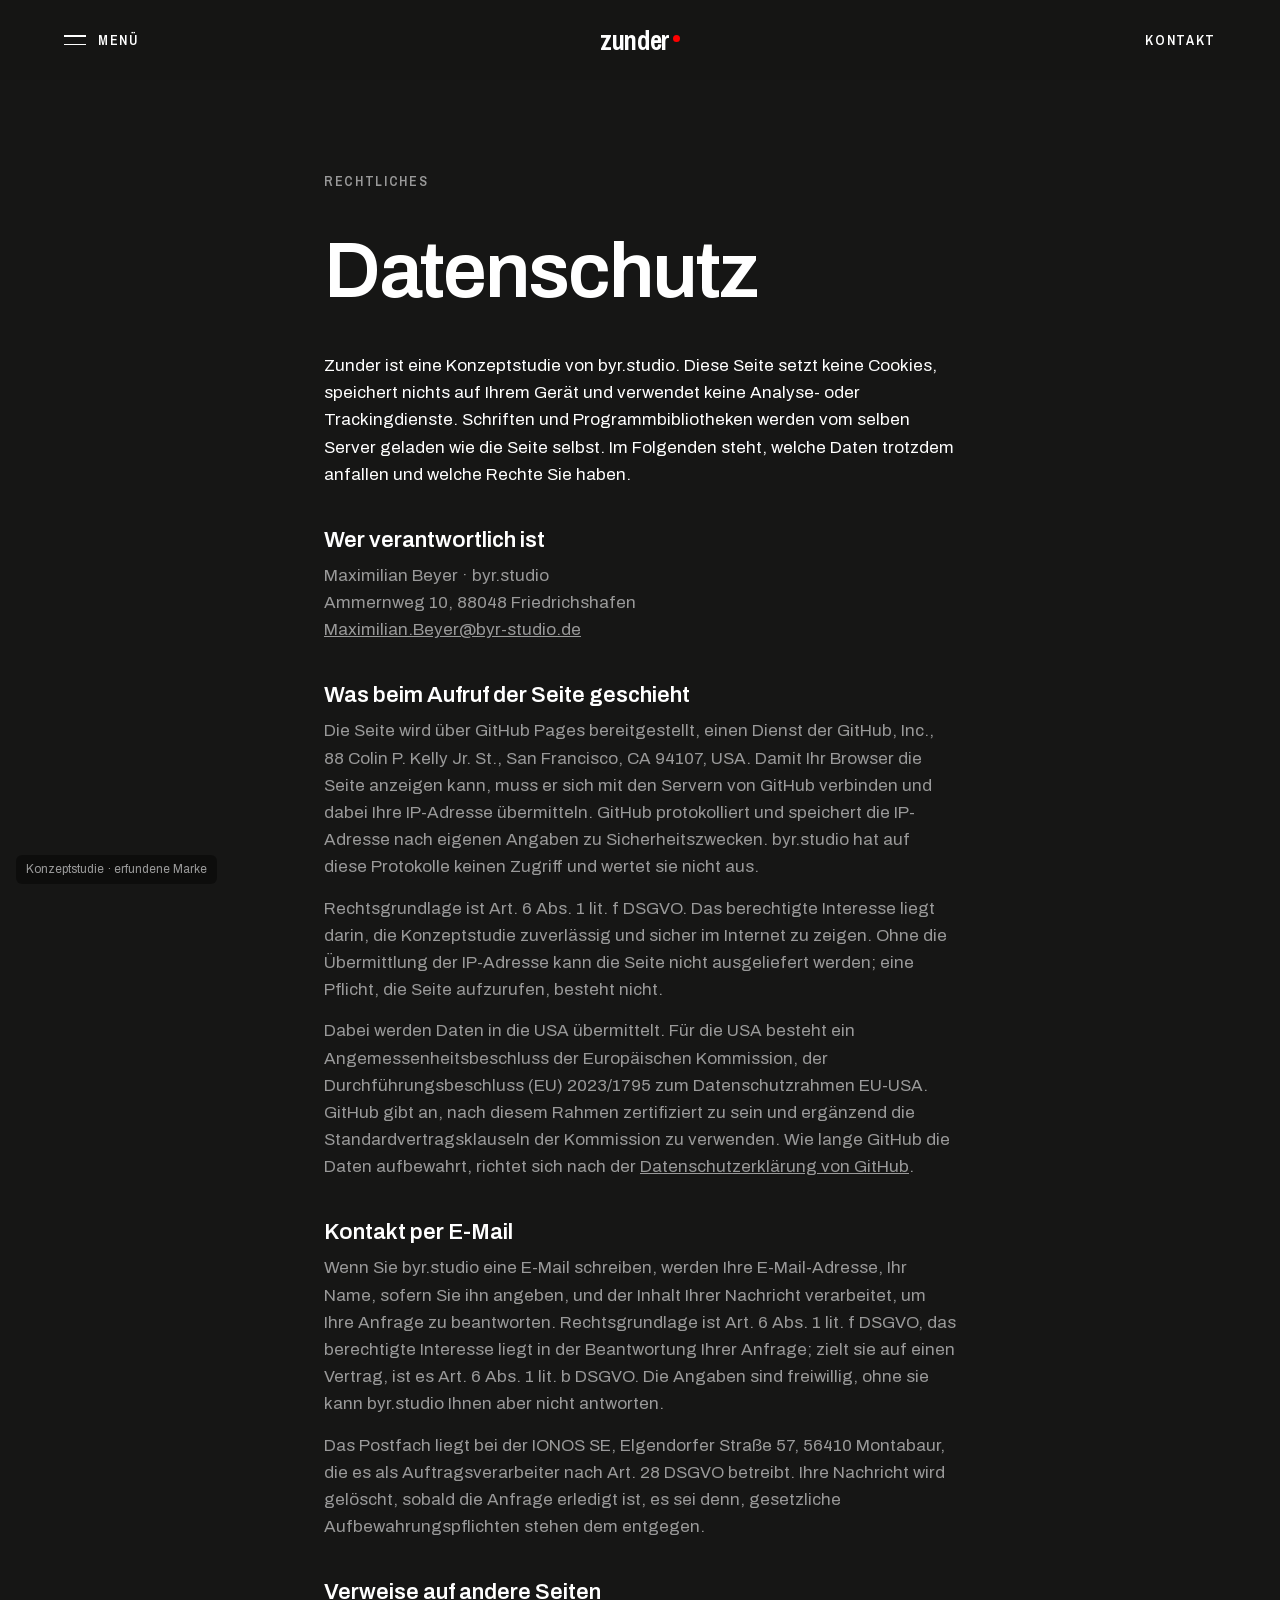
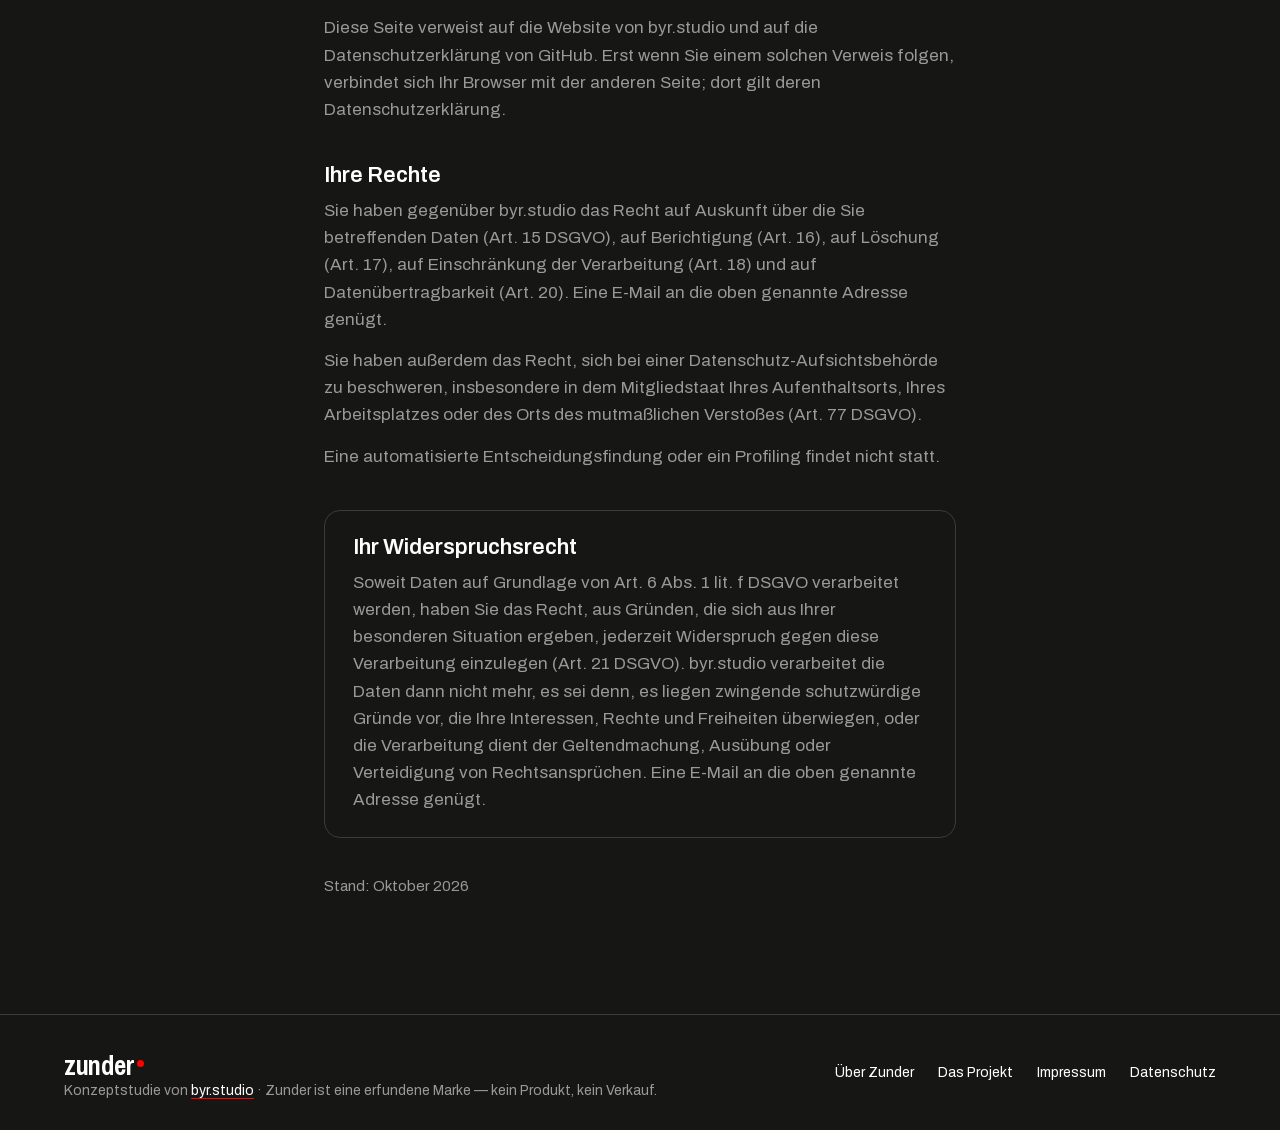
<file: datenschutz/index.html>
<!DOCTYPE html><html lang="de"><head><meta charset="utf-8"><meta name="viewport" content="width=device-width, initial-scale=1, viewport-fit=cover"><title>Datenschutz · Zunder</title><meta name="description" content="Datenschutzerklärung der Konzeptstudie Zunder von byr.studio."><meta name="robots" content="noindex, nofollow"><link rel="icon" type="image/svg+xml" href="/favicon.svg"><script>
    // Auftritte beim Hereinscrollen nur mit Bewegung; „?ruhig“ simuliert „Bewegung reduzieren“
    if (!matchMedia('(prefers-reduced-motion: reduce)').matches && !new URLSearchParams(location.search).has('ruhig')) document.documentElement.classList.add('bewegt');
  </script><link rel="stylesheet" href="/_astro/Basis.BCINTmKQ.css"></head><body><nav class="fest"><button class="menue-knopf" type="button" aria-expanded="false" aria-controls="menue"><i></i><span>Menü</span></button><a href="/#start" class="marke" aria-label="zunder, zum Anfang">zunder<b></b></a><a href="/#kontakt" class="kontakt-link">Kontakt</a></nav><div class="menue" id="menue" role="dialog" aria-modal="true" aria-label="Menü"><ul><li><a href="/">Startseite</a></li><li><a href="/ueber-zunder/">Über Zunder</a></li><li><a href="/das-projekt/">Das Projekt</a></li><li><a href="/#kontakt">Kontakt</a></li></ul><div class="klein"><a href="/impressum/">Impressum</a><a href="/datenschutz/">Datenschutz</a></div><!-- Hinweis auf die Konzeptstudie im Menü (Max, 13.10.: aus der Leiste raus, dafür ins Menü) --><p class="menue-hinweis">Konzeptstudie von <a href="https://byr-studio.de/">byr.studio</a> · Zunder ist eine erfundene Marke — kein Produkt, kein Verkauf.</p></div><main class="recht"><div class="kicker">Rechtliches</div><h1 class="display">Datenschutz</h1><p class="rechtstext">Zunder ist eine Konzeptstudie von byr.studio. Diese Seite setzt keine Cookies, speichert nichts auf Ihrem Gerät und verwendet keine Analyse- oder Trackingdienste. Schriften und Programmbibliotheken werden vom selben Server geladen wie die Seite selbst. Im Folgenden steht, welche Daten trotzdem anfallen und welche Rechte Sie haben.</p><section><h2>Wer verantwortlich ist</h2><p>Maximilian Beyer · byr.studio<br>Ammernweg 10, 88048 Friedrichshafen<br><a href="mailto:Maximilian.Beyer@byr-studio.de">Maximilian.Beyer@byr-studio.de</a></p></section><section><h2>Was beim Aufruf der Seite geschieht</h2><p>Die Seite wird über GitHub Pages bereitgestellt, einen Dienst der GitHub, Inc., 88 Colin P. Kelly Jr. St., San Francisco, CA 94107, USA. Damit Ihr Browser die Seite anzeigen kann, muss er sich mit den Servern von GitHub verbinden und dabei Ihre IP-Adresse übermitteln. GitHub protokolliert und speichert die IP-Adresse nach eigenen Angaben zu Sicherheitszwecken. byr.studio hat auf diese Protokolle keinen Zugriff und wertet sie nicht aus.</p><p>Rechtsgrundlage ist Art. 6 Abs. 1 lit. f DSGVO. Das berechtigte Interesse liegt darin, die Konzeptstudie zuverlässig und sicher im Internet zu zeigen. Ohne die Übermittlung der IP-Adresse kann die Seite nicht ausgeliefert werden; eine Pflicht, die Seite aufzurufen, besteht nicht.</p><p>Dabei werden Daten in die USA übermittelt. Für die USA besteht ein Angemessenheitsbeschluss der Europäischen Kommission, der Durchführungsbeschluss (EU) 2023/1795 zum Datenschutzrahmen EU-USA. GitHub gibt an, nach diesem Rahmen zertifiziert zu sein und ergänzend die Standardvertragsklauseln der Kommission zu verwenden. Wie lange GitHub die Daten aufbewahrt, richtet sich nach der <a href="https://docs.github.com/de/site-policy/privacy-policies/github-general-privacy-statement">Datenschutzerklärung von GitHub</a>.</p></section><section><h2>Kontakt per E-Mail</h2><p>Wenn Sie byr.studio eine E-Mail schreiben, werden Ihre E-Mail-Adresse, Ihr Name, sofern Sie ihn angeben, und der Inhalt Ihrer Nachricht verarbeitet, um Ihre Anfrage zu beantworten. Rechtsgrundlage ist Art. 6 Abs. 1 lit. f DSGVO, das berechtigte Interesse liegt in der Beantwortung Ihrer Anfrage; zielt sie auf einen Vertrag, ist es Art. 6 Abs. 1 lit. b DSGVO. Die Angaben sind freiwillig, ohne sie kann byr.studio Ihnen aber nicht antworten.</p><p>Das Postfach liegt bei der IONOS SE, Elgendorfer Straße 57, 56410 Montabaur, die es als Auftragsverarbeiter nach Art. 28 DSGVO betreibt. Ihre Nachricht wird gelöscht, sobald die Anfrage erledigt ist, es sei denn, gesetzliche Aufbewahrungspflichten stehen dem entgegen.</p></section><section><h2>Verweise auf andere Seiten</h2><p>Diese Seite verweist auf die Website von byr.studio und auf die Datenschutzerklärung von GitHub. Erst wenn Sie einem solchen Verweis folgen, verbindet sich Ihr Browser mit der anderen Seite; dort gilt deren Datenschutzerklärung.</p></section><section><h2>Ihre Rechte</h2><p>Sie haben gegenüber byr.studio das Recht auf Auskunft über die Sie betreffenden Daten (Art. 15 DSGVO), auf Berichtigung (Art. 16), auf Löschung (Art. 17), auf Einschränkung der Verarbeitung (Art. 18) und auf Datenübertragbarkeit (Art. 20). Eine E-Mail an die oben genannte Adresse genügt.</p><p>Sie haben außerdem das Recht, sich bei einer Datenschutz-Aufsichtsbehörde zu beschweren, insbesondere in dem Mitgliedstaat Ihres Aufenthaltsorts, Ihres Arbeitsplatzes oder des Orts des mutmaßlichen Verstoßes (Art. 77 DSGVO).</p><p>Eine automatisierte Entscheidungsfindung oder ein Profiling findet nicht statt.</p></section><section class="widerspruch"><h2>Ihr Widerspruchsrecht</h2><p>Soweit Daten auf Grundlage von Art. 6 Abs. 1 lit. f DSGVO verarbeitet werden, haben Sie das Recht, aus Gründen, die sich aus Ihrer besonderen Situation ergeben, jederzeit Widerspruch gegen diese Verarbeitung einzulegen (Art. 21 DSGVO). byr.studio verarbeitet die Daten dann nicht mehr, es sei denn, es liegen zwingende schutzwürdige Gründe vor, die Ihre Interessen, Rechte und Freiheiten überwiegen, oder die Verarbeitung dient der Geltendmachung, Ausübung oder Verteidigung von Rechtsansprüchen. Eine E-Mail an die oben genannte Adresse genügt.</p></section><p class="stand">Stand: Oktober 2026</p></main><footer class="deckend"><div><a class="marke" href="/#start">zunder<b></b></a><div>Konzeptstudie von <a class="byr" href="https://byr-studio.de/">byr.studio</a> · Zunder ist eine erfundene Marke — kein Produkt, kein Verkauf.</div></div><div class="unten"><a href="/ueber-zunder/">Über Zunder</a><a href="/das-projekt/">Das Projekt</a><a href="/impressum/">Impressum</a><a href="/datenschutz/">Datenschutz</a></div></footer><div class="hinweis">Konzeptstudie · erfundene Marke</div><script type="module">(()=>{let e=matchMedia(`(prefers-reduced-motion: reduce)`).matches||new URLSearchParams(location.search).has(`ruhig`),t=document.querySelector(`.menue-knopf`),n=document.getElementById(`menue`),r=document.querySelector(`nav`);if(!t||!n)return;function i(e){t.setAttribute(`aria-expanded`,String(e)),t.querySelector(`span`).textContent=e?`Schließen`:`Menü`,n.classList.toggle(`offen`,e),n.toggleAttribute(`inert`,!e);for(let t of document.body.children)t!==r&&t!==n&&t.tagName!==`SCRIPT`&&t.toggleAttribute(`inert`,e);r.classList.toggle(`offen`,e),document.documentElement.classList.toggle(`gesperrt`,e),e&&n.querySelector(`a`).focus({preventScroll:!0})}i(!1),t.addEventListener(`click`,()=>i(t.getAttribute(`aria-expanded`)!==`true`)),addEventListener(`keydown`,e=>{e.key===`Escape`&&n.classList.contains(`offen`)&&(i(!1),t.focus())});let a=document.querySelector(`.hinweis`),o=document.querySelector(`footer`);if(a&&o&&new IntersectionObserver(([e])=>a.classList.toggle(`weg`,e.isIntersecting)).observe(o),document.documentElement.classList.contains(`bewegt`)){let e=new IntersectionObserver(t=>t.forEach(t=>{t.isIntersecting&&(t.target.classList.add(`da`),e.unobserve(t.target))}),{rootMargin:`0px 0px -8% 0px`});document.querySelectorAll(`[data-zeigen]`).forEach(t=>e.observe(t))}else document.querySelectorAll(`[data-zeigen]`).forEach(e=>e.classList.add(`da`));let s=[...document.querySelectorAll(`.zeitachse`)];if(s.length){let t=()=>s.forEach(t=>{let n=t.getBoundingClientRect(),r=Math.min(1,Math.max(0,(innerHeight*.7-n.top)/n.height));t.style.setProperty(`--fortschritt`,e?1:r.toFixed(3)),t.querySelectorAll(`li`).forEach(t=>t.classList.toggle(`erreicht`,e||t.getBoundingClientRect().top+10<innerHeight*.7))});addEventListener(`scroll`,t,{passive:!0}),addEventListener(`resize`,t),t()}if(document.addEventListener(`click`,e=>{let t=e.target.closest(`[data-folgt]`);if(!t)return;e.preventDefault(),e.stopImmediatePropagation();let n=t.querySelector(`.folgt-hinweis`);n||(n=document.createElement(`span`),n.className=`folgt-hinweis`,n.setAttribute(`role`,`status`),n.textContent=t.dataset.folgt,t.append(n)),requestAnimationFrame(()=>n.classList.add(`an`)),clearTimeout(n._weg),n._weg=setTimeout(()=>n.classList.remove(`an`),3500)},!0),document.addEventListener(`click`,t=>{let r=t.target.closest(`a[href]`);if(!r)return;let a=new URL(r.getAttribute(`href`),location.href);if(!(a.pathname===location.pathname||a.pathname.endsWith(`/index.html`)&&location.pathname.endsWith(`/`))){n.classList.contains(`offen`)&&i(!1);return}let o=!a.hash||a.hash===`#start`,s=o?null:document.querySelector(a.hash);if(!o&&!s)return;t.preventDefault(),n.classList.contains(`offen`)&&i(!1);let c=e?`auto`:`smooth`;s?s.scrollIntoView({behavior:c,block:`start`}):scrollTo({top:0,behavior:c}),history.replaceState(null,``,location.pathname+location.search)}),location.hash){let e=document.querySelector(location.hash);history.replaceState(null,``,location.pathname+location.search),e&&addEventListener(`load`,()=>setTimeout(()=>e.scrollIntoView({behavior:`auto`}),50))}})();</script></body></html>
</file>
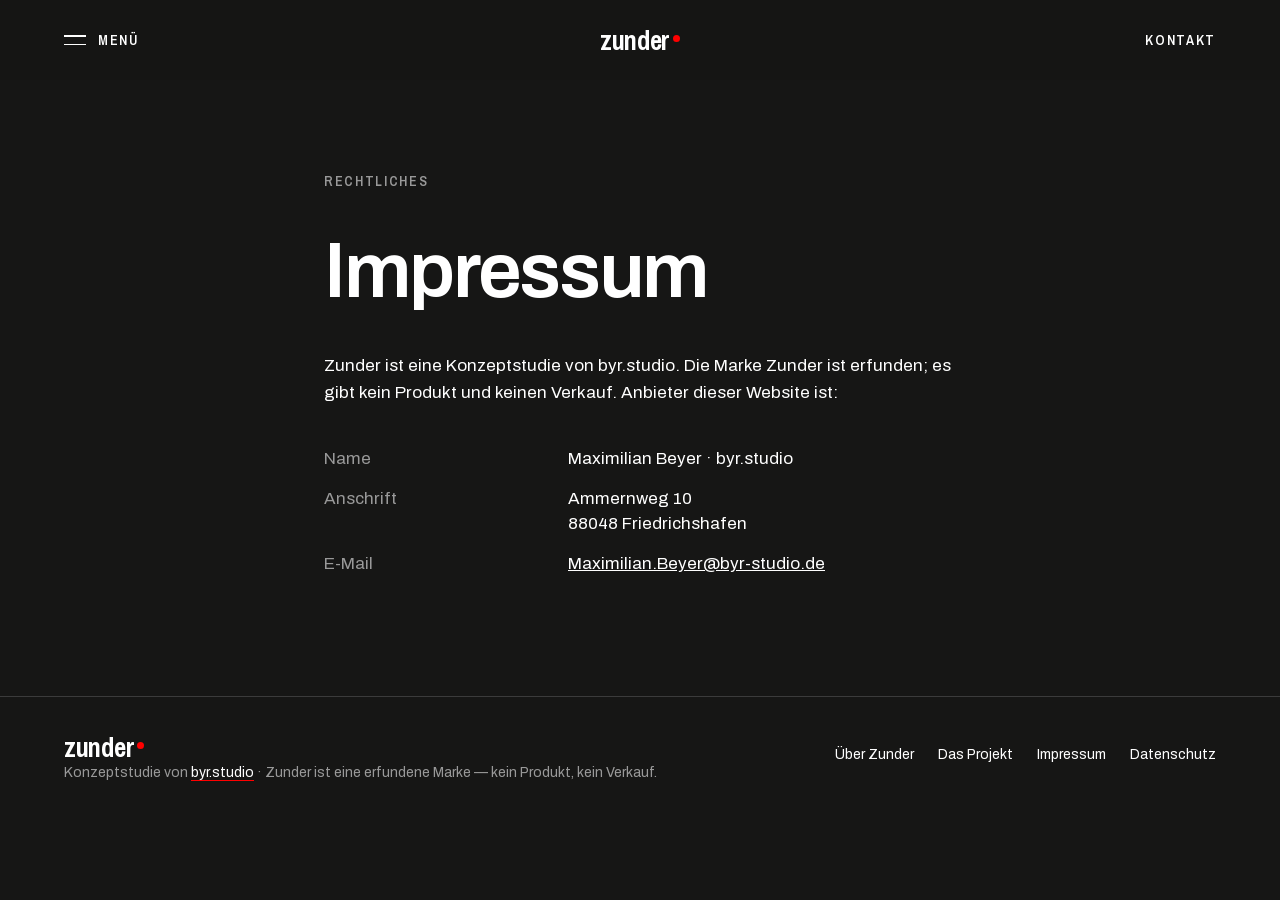
<file: impressum/index.html>
<!DOCTYPE html><html lang="de"><head><meta charset="utf-8"><meta name="viewport" content="width=device-width, initial-scale=1, viewport-fit=cover"><title>Impressum · Zunder</title><meta name="description" content="Impressum der Konzeptstudie Zunder von byr.studio."><meta name="robots" content="noindex, nofollow"><link rel="icon" type="image/svg+xml" href="/favicon.svg"><script>
    // Auftritte beim Hereinscrollen nur mit Bewegung; „?ruhig“ simuliert „Bewegung reduzieren“
    if (!matchMedia('(prefers-reduced-motion: reduce)').matches && !new URLSearchParams(location.search).has('ruhig')) document.documentElement.classList.add('bewegt');
  </script><link rel="stylesheet" href="/_astro/Basis.BCINTmKQ.css"></head><body><nav class="fest"><button class="menue-knopf" type="button" aria-expanded="false" aria-controls="menue"><i></i><span>Menü</span></button><a href="/#start" class="marke" aria-label="zunder, zum Anfang">zunder<b></b></a><a href="/#kontakt" class="kontakt-link">Kontakt</a></nav><div class="menue" id="menue" role="dialog" aria-modal="true" aria-label="Menü"><ul><li><a href="/">Startseite</a></li><li><a href="/ueber-zunder/">Über Zunder</a></li><li><a href="/das-projekt/">Das Projekt</a></li><li><a href="/#kontakt">Kontakt</a></li></ul><div class="klein"><a href="/impressum/">Impressum</a><a href="/datenschutz/">Datenschutz</a></div><!-- Hinweis auf die Konzeptstudie im Menü (Max, 13.10.: aus der Leiste raus, dafür ins Menü) --><p class="menue-hinweis">Konzeptstudie von <a href="https://byr-studio.de/">byr.studio</a> · Zunder ist eine erfundene Marke — kein Produkt, kein Verkauf.</p></div><main class="recht"><div class="kicker">Rechtliches</div><h1 class="display">Impressum</h1><p class="rechtstext">Zunder ist eine Konzeptstudie von byr.studio. Die Marke Zunder ist erfunden; es gibt kein Produkt und keinen Verkauf. Anbieter dieser Website ist:</p><dl><dt>Name</dt><dd>Maximilian Beyer · byr.studio</dd><dt>Anschrift</dt><dd>Ammernweg 10<br>88048 Friedrichshafen</dd><dt>E-Mail</dt><dd><a href="mailto:Maximilian.Beyer@byr-studio.de">Maximilian.Beyer@byr-studio.de</a></dd></dl></main><footer class="deckend"><div><a class="marke" href="/#start">zunder<b></b></a><div>Konzeptstudie von <a class="byr" href="https://byr-studio.de/">byr.studio</a> · Zunder ist eine erfundene Marke — kein Produkt, kein Verkauf.</div></div><div class="unten"><a href="/ueber-zunder/">Über Zunder</a><a href="/das-projekt/">Das Projekt</a><a href="/impressum/">Impressum</a><a href="/datenschutz/">Datenschutz</a></div></footer><div class="hinweis">Konzeptstudie · erfundene Marke</div><script type="module">(()=>{let e=matchMedia(`(prefers-reduced-motion: reduce)`).matches||new URLSearchParams(location.search).has(`ruhig`),t=document.querySelector(`.menue-knopf`),n=document.getElementById(`menue`),r=document.querySelector(`nav`);if(!t||!n)return;function i(e){t.setAttribute(`aria-expanded`,String(e)),t.querySelector(`span`).textContent=e?`Schließen`:`Menü`,n.classList.toggle(`offen`,e),n.toggleAttribute(`inert`,!e);for(let t of document.body.children)t!==r&&t!==n&&t.tagName!==`SCRIPT`&&t.toggleAttribute(`inert`,e);r.classList.toggle(`offen`,e),document.documentElement.classList.toggle(`gesperrt`,e),e&&n.querySelector(`a`).focus({preventScroll:!0})}i(!1),t.addEventListener(`click`,()=>i(t.getAttribute(`aria-expanded`)!==`true`)),addEventListener(`keydown`,e=>{e.key===`Escape`&&n.classList.contains(`offen`)&&(i(!1),t.focus())});let a=document.querySelector(`.hinweis`),o=document.querySelector(`footer`);if(a&&o&&new IntersectionObserver(([e])=>a.classList.toggle(`weg`,e.isIntersecting)).observe(o),document.documentElement.classList.contains(`bewegt`)){let e=new IntersectionObserver(t=>t.forEach(t=>{t.isIntersecting&&(t.target.classList.add(`da`),e.unobserve(t.target))}),{rootMargin:`0px 0px -8% 0px`});document.querySelectorAll(`[data-zeigen]`).forEach(t=>e.observe(t))}else document.querySelectorAll(`[data-zeigen]`).forEach(e=>e.classList.add(`da`));let s=[...document.querySelectorAll(`.zeitachse`)];if(s.length){let t=()=>s.forEach(t=>{let n=t.getBoundingClientRect(),r=Math.min(1,Math.max(0,(innerHeight*.7-n.top)/n.height));t.style.setProperty(`--fortschritt`,e?1:r.toFixed(3)),t.querySelectorAll(`li`).forEach(t=>t.classList.toggle(`erreicht`,e||t.getBoundingClientRect().top+10<innerHeight*.7))});addEventListener(`scroll`,t,{passive:!0}),addEventListener(`resize`,t),t()}if(document.addEventListener(`click`,e=>{let t=e.target.closest(`[data-folgt]`);if(!t)return;e.preventDefault(),e.stopImmediatePropagation();let n=t.querySelector(`.folgt-hinweis`);n||(n=document.createElement(`span`),n.className=`folgt-hinweis`,n.setAttribute(`role`,`status`),n.textContent=t.dataset.folgt,t.append(n)),requestAnimationFrame(()=>n.classList.add(`an`)),clearTimeout(n._weg),n._weg=setTimeout(()=>n.classList.remove(`an`),3500)},!0),document.addEventListener(`click`,t=>{let r=t.target.closest(`a[href]`);if(!r)return;let a=new URL(r.getAttribute(`href`),location.href);if(!(a.pathname===location.pathname||a.pathname.endsWith(`/index.html`)&&location.pathname.endsWith(`/`))){n.classList.contains(`offen`)&&i(!1);return}let o=!a.hash||a.hash===`#start`,s=o?null:document.querySelector(a.hash);if(!o&&!s)return;t.preventDefault(),n.classList.contains(`offen`)&&i(!1);let c=e?`auto`:`smooth`;s?s.scrollIntoView({behavior:c,block:`start`}):scrollTo({top:0,behavior:c}),history.replaceState(null,``,location.pathname+location.search)}),location.hash){let e=document.querySelector(location.hash);history.replaceState(null,``,location.pathname+location.search),e&&addEventListener(`load`,()=>setTimeout(()=>e.scrollIntoView({behavior:`auto`}),50))}})();</script></body></html>
</file>
<file: _astro/Basis.BCINTmKQ.css>
@font-face{font-family:Archivo;font-style:normal;font-weight:400;font-stretch:100%;font-display:swap;src:url(/fonts/archivo-01.woff2)format("woff2");unicode-range:U+102-103,U+110-111,U+128-129,U+168-169,U+1A0-1A1,U+1AF-1B0,U+300-301,U+303-304,U+308-309,U+323,U+329,U+1EA0-1EF9,U+20AB}@font-face{font-family:Archivo;font-style:normal;font-weight:400;font-stretch:100%;font-display:swap;src:url(/fonts/archivo-02.woff2)format("woff2");unicode-range:U+100-2BA,U+2BD-2C5,U+2C7-2CC,U+2CE-2D7,U+2DD-2FF,U+304,U+308,U+329,U+1D00-1DBF,U+1E00-1E9F,U+1EF2-1EFF,U+2020,U+20A0-20AB,U+20AD-20C4,U+2113,U+2C60-2C7F,U+A720-A7FF}@font-face{font-family:Archivo;font-style:normal;font-weight:400;font-stretch:100%;font-display:swap;src:url(/fonts/archivo-03.woff2)format("woff2");unicode-range:U+??,U+131,U+152-153,U+2BB-2BC,U+2C6,U+2DA,U+2DC,U+304,U+308,U+329,U+2000-206F,U+20AC,U+2122,U+2191,U+2193,U+2212,U+2215,U+FEFF,U+FFFD}@font-face{font-family:Archivo;font-style:normal;font-weight:600;font-stretch:100%;font-display:swap;src:url(/fonts/archivo-01.woff2)format("woff2");unicode-range:U+102-103,U+110-111,U+128-129,U+168-169,U+1A0-1A1,U+1AF-1B0,U+300-301,U+303-304,U+308-309,U+323,U+329,U+1EA0-1EF9,U+20AB}@font-face{font-family:Archivo;font-style:normal;font-weight:600;font-stretch:100%;font-display:swap;src:url(/fonts/archivo-02.woff2)format("woff2");unicode-range:U+100-2BA,U+2BD-2C5,U+2C7-2CC,U+2CE-2D7,U+2DD-2FF,U+304,U+308,U+329,U+1D00-1DBF,U+1E00-1E9F,U+1EF2-1EFF,U+2020,U+20A0-20AB,U+20AD-20C4,U+2113,U+2C60-2C7F,U+A720-A7FF}@font-face{font-family:Archivo;font-style:normal;font-weight:600;font-stretch:100%;font-display:swap;src:url(/fonts/archivo-03.woff2)format("woff2");unicode-range:U+??,U+131,U+152-153,U+2BB-2BC,U+2C6,U+2DA,U+2DC,U+304,U+308,U+329,U+2000-206F,U+20AC,U+2122,U+2191,U+2193,U+2212,U+2215,U+FEFF,U+FFFD}@font-face{font-family:Archivo Narrow;font-style:normal;font-weight:500;font-display:swap;src:url(/fonts/archivo-05.woff2)format("woff2");unicode-range:U+102-103,U+110-111,U+128-129,U+168-169,U+1A0-1A1,U+1AF-1B0,U+300-301,U+303-304,U+308-309,U+323,U+329,U+1EA0-1EF9,U+20AB}@font-face{font-family:Archivo Narrow;font-style:normal;font-weight:500;font-display:swap;src:url(/fonts/archivo-04.woff2)format("woff2");unicode-range:U+100-2BA,U+2BD-2C5,U+2C7-2CC,U+2CE-2D7,U+2DD-2FF,U+304,U+308,U+329,U+1D00-1DBF,U+1E00-1E9F,U+1EF2-1EFF,U+2020,U+20A0-20AB,U+20AD-20C4,U+2113,U+2C60-2C7F,U+A720-A7FF}@font-face{font-family:Archivo Narrow;font-style:normal;font-weight:500;font-display:swap;src:url(/fonts/archivo-06.woff2)format("woff2");unicode-range:U+??,U+131,U+152-153,U+2BB-2BC,U+2C6,U+2DA,U+2DC,U+304,U+308,U+329,U+2000-206F,U+20AC,U+2122,U+2191,U+2193,U+2212,U+2215,U+FEFF,U+FFFD}@font-face{font-family:Archivo Narrow;font-style:normal;font-weight:600;font-display:swap;src:url(/fonts/archivo-05.woff2)format("woff2");unicode-range:U+102-103,U+110-111,U+128-129,U+168-169,U+1A0-1A1,U+1AF-1B0,U+300-301,U+303-304,U+308-309,U+323,U+329,U+1EA0-1EF9,U+20AB}@font-face{font-family:Archivo Narrow;font-style:normal;font-weight:600;font-display:swap;src:url(/fonts/archivo-04.woff2)format("woff2");unicode-range:U+100-2BA,U+2BD-2C5,U+2C7-2CC,U+2CE-2D7,U+2DD-2FF,U+304,U+308,U+329,U+1D00-1DBF,U+1E00-1E9F,U+1EF2-1EFF,U+2020,U+20A0-20AB,U+20AD-20C4,U+2113,U+2C60-2C7F,U+A720-A7FF}@font-face{font-family:Archivo Narrow;font-style:normal;font-weight:600;font-display:swap;src:url(/fonts/archivo-06.woff2)format("woff2");unicode-range:U+??,U+131,U+152-153,U+2BB-2BC,U+2C6,U+2DA,U+2DC,U+304,U+308,U+329,U+2000-206F,U+20AC,U+2122,U+2191,U+2193,U+2212,U+2215,U+FEFF,U+FFFD}@font-face{font-family:Archivo Narrow;font-style:normal;font-weight:700;font-display:swap;src:url(/fonts/archivo-05.woff2)format("woff2");unicode-range:U+102-103,U+110-111,U+128-129,U+168-169,U+1A0-1A1,U+1AF-1B0,U+300-301,U+303-304,U+308-309,U+323,U+329,U+1EA0-1EF9,U+20AB}@font-face{font-family:Archivo Narrow;font-style:normal;font-weight:700;font-display:swap;src:url(/fonts/archivo-04.woff2)format("woff2");unicode-range:U+100-2BA,U+2BD-2C5,U+2C7-2CC,U+2CE-2D7,U+2DD-2FF,U+304,U+308,U+329,U+1D00-1DBF,U+1E00-1E9F,U+1EF2-1EFF,U+2020,U+20A0-20AB,U+20AD-20C4,U+2113,U+2C60-2C7F,U+A720-A7FF}@font-face{font-family:Archivo Narrow;font-style:normal;font-weight:700;font-display:swap;src:url(/fonts/archivo-06.woff2)format("woff2");unicode-range:U+??,U+131,U+152-153,U+2BB-2BC,U+2C6,U+2DA,U+2DC,U+304,U+308,U+329,U+2000-206F,U+20AC,U+2122,U+2191,U+2193,U+2212,U+2215,U+FEFF,U+FFFD}:root{color-scheme:dark;--grund:#161615;--karte:#1f1f1e;--text:#fff;--leise:#999;--linie:#3b3b3b;--glut:red;--auf-glut:#161615;--schein:#e8491d;--rand:64px;--nav-h:76px}*{box-sizing:border-box;margin:0;padding:0}html{background:var(--grund);color:var(--text);-webkit-font-smoothing:antialiased;scroll-behavior:smooth;font-family:Archivo,system-ui,sans-serif}body{background:var(--grund)}@media (prefers-reduced-motion:reduce){html{scroll-behavior:auto}}a{color:inherit}:focus-visible{outline:2px solid var(--glut);outline-offset:4px}.kicker{letter-spacing:.12em;text-transform:uppercase;color:var(--leise);font-family:Archivo Narrow,sans-serif;font-size:14px;font-weight:600}.display{letter-spacing:-.03em;text-wrap:balance;font-size:clamp(46px,6.1vw,88px);font-weight:600;line-height:1.05}.h2{letter-spacing:-.025em;text-wrap:balance;font-size:clamp(32px,3.4vw,48px);font-weight:600;line-height:1.12}.lead{color:var(--leise);font-size:clamp(18px,1.6vw,22px);line-height:1.5}.verlauf{background:linear-gradient(#fff 0%,#8c8c8a 100%);color:#0000;-webkit-background-clip:text;background-clip:text}nav{z-index:40;padding:calc(22px + env(safe-area-inset-top,0px)) var(--rand) 22px;grid-template-columns:1fr auto 1fr;align-items:center;transition:background .3s;display:grid;position:fixed;top:0;left:0;right:0}nav.fest{backdrop-filter:blur(14px);background:#161615e0}nav.offen{backdrop-filter:none;background:0 0}nav a,.menue-knopf{color:var(--text);letter-spacing:.12em;text-transform:uppercase;align-items:center;gap:12px;font-family:Archivo Narrow,sans-serif;font-size:14px;font-weight:600;text-decoration:none;display:flex}.menue-knopf{cursor:pointer;background:0 0;border:0;justify-self:start;padding:8px 0}.menue-knopf i{width:22px;height:10px;display:block;position:relative}.menue-knopf i:before,.menue-knopf i:after{content:"";background:currentColor;height:1.5px;transition:transform .35s,top .35s;position:absolute;left:0;right:0}.menue-knopf i:before{top:0}.menue-knopf i:after{top:8.5px}.menue-knopf[aria-expanded=true] i:before{top:4.25px;transform:rotate(45deg)}.menue-knopf[aria-expanded=true] i:after{top:4.25px;transform:rotate(-45deg)}.kontakt-link{justify-self:end}.menue-hinweis{max-width:520px;color:var(--leise);margin-top:28px;font-size:14px;line-height:1.5}.menue-hinweis a{color:var(--text);border-bottom:1px solid var(--glut);text-decoration:none}.marke{letter-spacing:-.01em;color:var(--text);align-items:flex-start;font-family:Archivo Narrow,sans-serif;font-size:27px;font-weight:700;text-decoration:none;display:inline-flex;text-transform:none!important;gap:3px!important}.marke b{background:var(--glut);border-radius:50%;width:7px;height:7px;margin-top:13px;display:inline-block}.menue{z-index:30;padding:calc(var(--nav-h) + 24px) var(--rand) 48px;opacity:0;visibility:hidden;background:#161615f7;flex-direction:column;justify-content:center;transition:opacity .4s,visibility 0s .4s;display:flex;position:fixed;inset:0}.menue.offen{opacity:1;visibility:visible;transition:opacity .4s}.menue ul{flex-direction:column;gap:6px;list-style:none;display:flex}.menue li{overflow:hidden}.menue ul a{letter-spacing:-.03em;font-size:clamp(32px,4.2vw,60px);font-weight:600;line-height:1.08;text-decoration:none;transition:transform .6s cubic-bezier(.2,.7,.2,1),color .2s;display:inline-block;transform:translateY(105%)}.menue.offen ul a{transform:none}.menue ul li:nth-child(2) a{transition-delay:50ms}.menue ul li:nth-child(3) a{transition-delay:.1s}.menue ul li:nth-child(4) a{transition-delay:.15s}.menue ul a:hover{color:var(--leise)}.menue ul a[aria-current=page]:after{content:"";background:var(--glut);vertical-align:.3em;border-radius:50%;width:10px;height:10px;margin-left:16px;display:inline-block}.menue ul a span{letter-spacing:.12em;color:var(--leise);vertical-align:top;margin-right:18px;font-family:Archivo Narrow,sans-serif;font-size:14px;font-weight:600}.menue .klein{color:var(--leise);gap:28px;margin-top:56px;font-size:15px;display:flex}.menue .klein a{text-decoration:none}.menue .klein a:hover{color:var(--text)}html.gesperrt{overflow:hidden}@media (prefers-reduced-motion:reduce){.menue,.menue ul a,.menue-knopf i:before,.menue-knopf i:after{transition:none}}.knopf{color:var(--text);border:1.5px solid #fff;align-items:center;gap:8px;padding:16px 24px;font-family:Archivo Narrow,sans-serif;font-size:17px;font-weight:700;text-decoration:none;display:inline-flex}.knopf.glut{background:var(--glut);border-color:var(--glut);color:var(--auf-glut)}.knopf{transition:background .25s,color .25s,border-color .25s}.knopf:hover,.knopf.glut:hover{color:var(--grund);background:#fff;border-color:#fff}.knopf span,.textlink span{transition:transform .25s;display:inline-block}.knopf:hover span,.textlink:hover span{transform:translate(4px)}.folgt-hinweis{text-align:center;width:max-content;max-width:min(300px,100vw - 32px);color:var(--text);background:var(--linie);opacity:0;pointer-events:none;border-radius:8px;padding:8px 12px;font:14px/1.4 Archivo,system-ui,sans-serif;transition:opacity .3s;position:absolute;top:calc(100% + 12px);left:50%;transform:translate(-50%)}.folgt-hinweis.an{opacity:1}[data-folgt]{position:relative}section{z-index:1;position:relative}[id]{scroll-margin-top:calc(var(--nav-h) + 16px)}#start{scroll-margin-top:0}.deckend{background:var(--grund)}footer{z-index:1;border-top:1px solid var(--linie);padding:32px var(--rand) calc(32px + env(safe-area-inset-bottom,0px));color:var(--leise);justify-content:space-between;align-items:center;gap:24px;font-size:14px;display:flex;position:relative}footer .unten{gap:24px;display:flex}footer .unten a{color:var(--text);text-decoration:none}footer .unten a:hover{color:var(--leise)}footer a.byr{color:var(--text);border-bottom:1px solid var(--glut);text-decoration:none}footer a.byr:hover{color:var(--leise)}.hinweis{left:16px;bottom:calc(16px + env(safe-area-inset-bottom,0px));z-index:35;color:var(--leise);pointer-events:none;background:#0006;border-radius:6px;padding:6px 10px;font:12px/1.4 Archivo,system-ui,sans-serif;transition:opacity .3s;position:fixed}.hinweis.weg{opacity:0}.recht{max-width:760px;padding:calc(var(--nav-h) + 96px) var(--rand) 120px;flex-direction:column;gap:40px;margin:0 auto;display:flex}.recht .platzhalter{border:1px dashed var(--linie);color:var(--leise);border-radius:16px;padding:20px 24px;font-size:15px;line-height:1.6}.recht dl{grid-template-columns:220px 1fr;gap:14px 24px;font-size:17px;line-height:1.5;display:grid}.recht dt{color:var(--leise)}.recht h2{margin-bottom:10px;font-size:22px;font-weight:600}.recht section p{color:var(--leise);max-width:65ch;font-size:17px;line-height:1.6}.recht .leer{color:var(--leise);font-style:italic}.recht .rechtstext{max-width:65ch;font-size:17px;line-height:1.6}.recht .widerspruch{border:1px solid var(--linie);border-radius:16px;padding:24px 28px}.recht .stand{color:var(--leise);font-size:15px}.recht section p+p{margin-top:14px}@media (width<=820px){:root{--rand:16px;--nav-h:64px}nav{padding:calc(14px + env(safe-area-inset-top,0px)) var(--rand) 14px}.menue-knopf span,.kontakt-link{display:none!important}footer{flex-direction:column;align-items:flex-start}.hinweis{left:8px;bottom:calc(8px + env(safe-area-inset-bottom,0px));padding:4px 8px;font-size:10px}.recht dl{grid-template-columns:1fr;gap:4px}.recht dd{margin-bottom:12px}}.abschnittskopf{flex-direction:column;gap:18px;max-width:760px;display:flex}.abschnittskopf.mitte{text-align:center;align-items:center;margin:0 auto}.textlink{color:var(--text);border-bottom:2px solid var(--glut);align-items:center;gap:8px;width:fit-content;padding-bottom:2px;font-family:Archivo Narrow,sans-serif;font-size:17px;font-weight:700;text-decoration:none;display:inline-flex}.textlink:hover{color:var(--leise)}.bildplatzhalter{color:var(--leise);background:#3b3b3b;border-radius:28px;flex-direction:column;justify-content:center;align-items:center;gap:4px;min-height:320px;font-size:13px;display:flex}.unterseite{padding:calc(var(--nav-h) + 112px) var(--rand) 0;flex-direction:column;gap:112px;max-width:1312px;margin:0 auto;display:flex}.unterseite .platzhaltertext{color:var(--leise);max-width:680px;font-size:17px;line-height:1.6}.zweispaltig{grid-template-columns:1fr 1fr;align-items:start;gap:48px;display:grid}.dreier{grid-template-columns:repeat(3,1fr);gap:24px;display:grid}.karte-klein{background:var(--karte);border-radius:28px;flex-direction:column;gap:12px;min-height:240px;padding:36px;display:flex}.karte-klein .zahl{letter-spacing:-.03em;color:var(--leise);font-size:56px;font-weight:600;line-height:1}.karte-klein h3{font-size:22px;font-weight:600}.karte-klein p{color:var(--leise);font-size:17px;line-height:1.6}.zeitachse{border-left:1px solid var(--linie);flex-direction:column;margin-left:6px;list-style:none;display:flex}.zeitachse li{padding:0 0 36px 32px;position:relative}.zeitachse li:before{content:"";background:var(--glut);border-radius:50%;width:11px;height:11px;position:absolute;top:6px;left:-6px}.zeitachse .wann{letter-spacing:.12em;text-transform:uppercase;color:var(--leise);font-family:Archivo Narrow,sans-serif;font-size:14px;font-weight:600}.zeitachse .was{margin-top:6px;font-size:20px;font-weight:600}.schlussruf{text-align:center;flex-direction:column;align-items:center;gap:28px;padding:64px 0 176px;display:flex}@media (width<=820px){.unterseite{padding-top:calc(var(--nav-h) + 64px);gap:72px}.zweispaltig,.dreier{grid-template-columns:1fr;gap:16px}.karte-klein{min-height:0;padding:28px}.bildplatzhalter{min-height:240px}.schlussruf{padding-bottom:112px}}.fehlerseite{justify-content:center;gap:40px;min-height:80vh;padding-bottom:120px}.fehlerseite .knopf{width:fit-content}@view-transition{navigation:auto}::view-transition-old(root){animation:.3s cubic-bezier(.4,0,1,1) both seite-raus}::view-transition-new(root){animation:.55s cubic-bezier(0,0,.2,1) 50ms both seite-rein}@keyframes seite-raus{to{opacity:0;transform:translateY(-14px)}}@keyframes seite-rein{0%{opacity:0;transform:translateY(18px)}}nav{view-transition-name:navigation}.hinweis{view-transition-name:hinweis}.bewegt [data-zeigen]{opacity:0;transition:opacity 1s cubic-bezier(.2,.7,.2,1),transform 1s cubic-bezier(.2,.7,.2,1);transition-delay:var(--verz,0s);transform:translateY(32px)}.bewegt [data-zeigen].da{opacity:1;transform:none}.dreier>:nth-child(2),.reihen>:nth-child(2),.termine>:nth-child(2){--verz:.12s}.dreier>:nth-child(3),.reihen>:nth-child(3),.termine>:nth-child(3){--verz:.24s}html{overflow-x:clip}.seitenkopf{min-height:calc(88vh - var(--nav-h) - 112px);grid-template-columns:minmax(0,1fr) minmax(0,1.15fr);align-items:center;gap:48px;display:grid}.seitenkopf.breit{grid-template-columns:1fr;gap:24px;min-height:0}.kopfbild{margin:0;position:relative}.kopfbild img{width:100%;height:auto;animation:9s ease-in-out infinite schweben;display:block;position:relative}.kopfbild.nah{margin-right:calc(-1 * var(--rand) - max(0px, (100vw - 1312px) / 2))}.kopfbild.gesamt{margin:24px 0 0;rotate:-5deg}.glimmen{width:var(--gw,46%);aspect-ratio:1;left:var(--gx,50%);top:var(--gy,50%);pointer-events:none;background:radial-gradient(circle,#ff5a1e61 0%,#e8491d1f 38%,#e8491d00 70%);border-radius:50%;animation:4.5s ease-in-out infinite glimmen-schein;position:absolute;transform:translate(-50%,-50%)}@keyframes glimmen-schein{0%,to{opacity:.65;transform:translate(-50%,-50%)scale(.94)}50%{opacity:1;transform:translate(-50%,-50%)scale(1.06)}}@keyframes schweben{0%,to{transform:translateY(0)}50%{transform:translateY(-10px)}}.rauchfaden{left:var(--rx);top:var(--ry);aspect-ratio:.5;pointer-events:none;width:10%;position:absolute}.rauchfaden i{filter:blur(8px);opacity:0;background:radial-gradient(#cdcfd452,#cdcfd400 70%);border-radius:50%;width:100%;height:60%;animation:7s linear infinite aufsteigen;position:absolute;bottom:0;left:0}.rauchfaden i:nth-child(2){animation-delay:-2.3s}.rauchfaden i:nth-child(3){animation-delay:-4.6s}@keyframes aufsteigen{0%{opacity:0;transform:translate(0)scale(.5,.7)}15%{opacity:.9}to{opacity:0;transform:translate(-30%,-260%)scale(1.6,2.2)rotate(-8deg)}}.laufband{border-block:1px solid var(--linie);margin-inline:calc(50% - 50dvw);padding:28px 0;overflow:hidden}.lauf{width:max-content;animation:48s linear infinite laufen;display:flex}.lauf span{letter-spacing:-.03em;white-space:nowrap;color:#0000;-webkit-text-stroke:1px #5a5a58;padding:0 .35em;font-size:clamp(48px,7vw,104px);font-weight:600;line-height:1}.lauf b{background:var(--glut);border-radius:50%;flex:none;align-self:center;width:14px;height:14px}@keyframes laufen{to{transform:translate(-50%)}}.reihen{flex-direction:column;margin-top:48px;display:flex}.reihe-lage{grid-template-columns:160px minmax(0,1fr) minmax(0,1.2fr);align-items:baseline;gap:32px;padding:40px 0;display:grid;position:relative}.reihe-lage:before{content:"";background:var(--linie);transform-origin:0;height:1px;transform:scaleX(var(--linie-x,1));transition:transform 1.2s cubic-bezier(.2,.7,.2,1) var(--verz,0s);position:absolute;top:0;left:0;right:0}.bewegt .reihe-lage[data-zeigen]{--linie-x:0}.bewegt .reihe-lage[data-zeigen].da{--linie-x:1}.reihe-lage .zahl{letter-spacing:-.03em;color:#0000;-webkit-text-stroke:1px var(--leise);font-size:72px;font-weight:600;line-height:.9;transition:color .4s}.reihe-lage:hover .zahl{color:var(--glut);-webkit-text-stroke-color:var(--glut)}.reihe-lage h3{letter-spacing:-.02em;font-size:clamp(26px,2.4vw,34px);font-weight:600}.reihe-lage p{color:var(--leise);font-size:18px;line-height:1.6}.portraet{aspect-ratio:4/5;color:var(--leise);background:radial-gradient(80% 60% at 50% 30%,#3f3f3d,#262625 70%);border-radius:28px;flex-direction:column;justify-content:flex-end;gap:4px;padding:28px;font-size:15px;transition:transform .5s cubic-bezier(.2,.7,.2,1);display:flex}.portraet:hover{transform:translateY(-6px)}.portraet .kicker{color:#b5b5b3}.anreisser{background:var(--karte);color:var(--text);border:1px solid #0000;border-radius:28px;grid-template-columns:minmax(0,1fr) minmax(0,1.3fr);align-items:center;gap:32px;margin-bottom:176px;padding:56px;text-decoration:none;transition:border-color .4s;display:grid;position:relative;overflow:hidden}.anreisser:hover{border-color:#4a4a48}.anreisser img{width:115%;height:auto;transition:transform .8s cubic-bezier(.2,.7,.2,1);transform:rotate(-5deg)}.anreisser:hover img{transform:rotate(-3deg)translate(-12px)scale(1.04)}.anreisser .h2 span{color:var(--glut);transition:transform .3s;display:inline-block}.anreisser:hover .h2 span{transform:translate(8px)}.zeitachse{border-left-color:#0000;position:relative}.zeitachse:after{content:"";background:linear-gradient(var(--glut), var(--linie));transform-origin:top;width:1px;transform:scaleY(var(--fortschritt,1));position:absolute;top:0;bottom:0;left:-1px}.zeitachse:before{content:"";background:var(--linie);width:1px;position:absolute;top:0;bottom:0;left:-1px}.zeitachse li:before{transition:box-shadow .6s,transform .6s}.bewegt .zeitachse li:before{transform:scale(.7)}.zeitachse li.erreicht:before{transform:none;box-shadow:0 0 0 6px #ff000026,0 0 22px 4px #e8491d73}.termine{grid-template-columns:repeat(3,1fr);gap:24px;margin-top:48px;display:grid}.termin{background:var(--karte);border:1px solid #0000;border-radius:28px;flex-direction:column;gap:14px;min-height:300px;padding:36px;transition:transform .5s cubic-bezier(.2,.7,.2,1),border-color .4s;display:flex}.termin:hover{border-color:var(--linie);transform:translateY(-6px)}.bewegt .termin.da:hover,.bewegt .portraet.da:hover{transition-duration:.5s;transition-delay:0s;transform:translateY(-6px)}.termin .datum{letter-spacing:-.03em;color:var(--leise);margin-bottom:auto;font-size:40px;font-weight:600;line-height:1}.termin h3{font-size:22px;font-weight:600}.termin p{color:var(--leise);font-size:17px;line-height:1.6}@media (width<=820px){.seitenkopf{grid-template-columns:1fr;gap:32px;min-height:0}.kopfbild.nah{margin-right:calc(-1 * var(--rand))}.reihe-lage{grid-template-columns:1fr;gap:10px;padding:28px 0}.reihe-lage .zahl{font-size:52px}.anreisser{grid-template-columns:1fr;margin-bottom:112px;padding:32px}.anreisser img{width:100%}.termine{grid-template-columns:1fr;gap:16px}.termin{min-height:0}.portraet{aspect-ratio:16/10}.laufband{padding:18px 0}}@media (prefers-reduced-motion:reduce){::view-transition-group(*),::view-transition-old(*),::view-transition-new(*),.kopfbild img,.glimmen,.rauchfaden i,.lauf{animation:none!important}.rauchfaden{display:none}}.projektkopf{text-align:center;flex-direction:column;align-items:center;gap:8px;display:flex;position:relative}.projekt-buehne{width:100vw;height:clamp(190px,30vw,380px);margin-inline:calc(50% - 50vw)}.projekt-buehne canvas{width:100%;height:100%;display:block}.projekt-titel{letter-spacing:-.04em;font-size:clamp(52px,14vw,190px);line-height:.95}.projektkopf .lead{max-width:640px;margin-top:20px}#ascheEbene{pointer-events:none;z-index:2;width:100%;height:100%;position:absolute;inset:0}.hoelzer-buehne{aspect-ratio:.95;width:100%}.hoelzer-buehne canvas,.anreisser-bild canvas{width:100%;height:100%;display:block}.anreisser-bild{height:clamp(280px,30vw,420px);margin:-40px 0}.anreisser-bild canvas{-webkit-mask-image:radial-gradient(70% 72%,#000 55%,#0000 100%);mask-image:radial-gradient(70% 72%,#000 55%,#0000 100%)}@media (width<=820px){.hoelzer-buehne{aspect-ratio:1}.anreisser-bild{height:300px;margin:0}}.hoelzer-buehne canvas{-webkit-mask-image:radial-gradient(72% 70%,#000 55%,#0000 100%);mask-image:radial-gradient(72% 70%,#000 55%,#0000 100%)}.projekt-buehne canvas{-webkit-mask-image:linear-gradient(90deg,#0000,#000 12% 88%,#0000);mask-image:linear-gradient(90deg,#0000,#000 12% 88%,#0000)}.projektkopf{margin-top:-88px}@media (width<=820px){.projektkopf{margin-top:-48px}}.whiskey-buehne{aspect-ratio:1;width:100%;position:relative}.whiskey-buehne img,.whiskey-buehne canvas{width:100%;height:100%;display:block;position:absolute;inset:0}.glut-flackern{left:var(--gx);top:var(--gy);aspect-ratio:1;mix-blend-mode:screen;pointer-events:none;background:radial-gradient(circle,#ff6e288c,#ff50142e 45%,#ff501400 70%);border-radius:50%;width:9%;animation:2.6s ease-in-out infinite glut-flackern;position:absolute;transform:translate(-50%,-50%)}@keyframes glut-flackern{0%,to{opacity:.55}30%{opacity:.9}55%{opacity:.65}75%{opacity:1}}@media (prefers-reduced-motion:reduce){.glut-flackern{opacity:.75;animation:none}}
</file>
